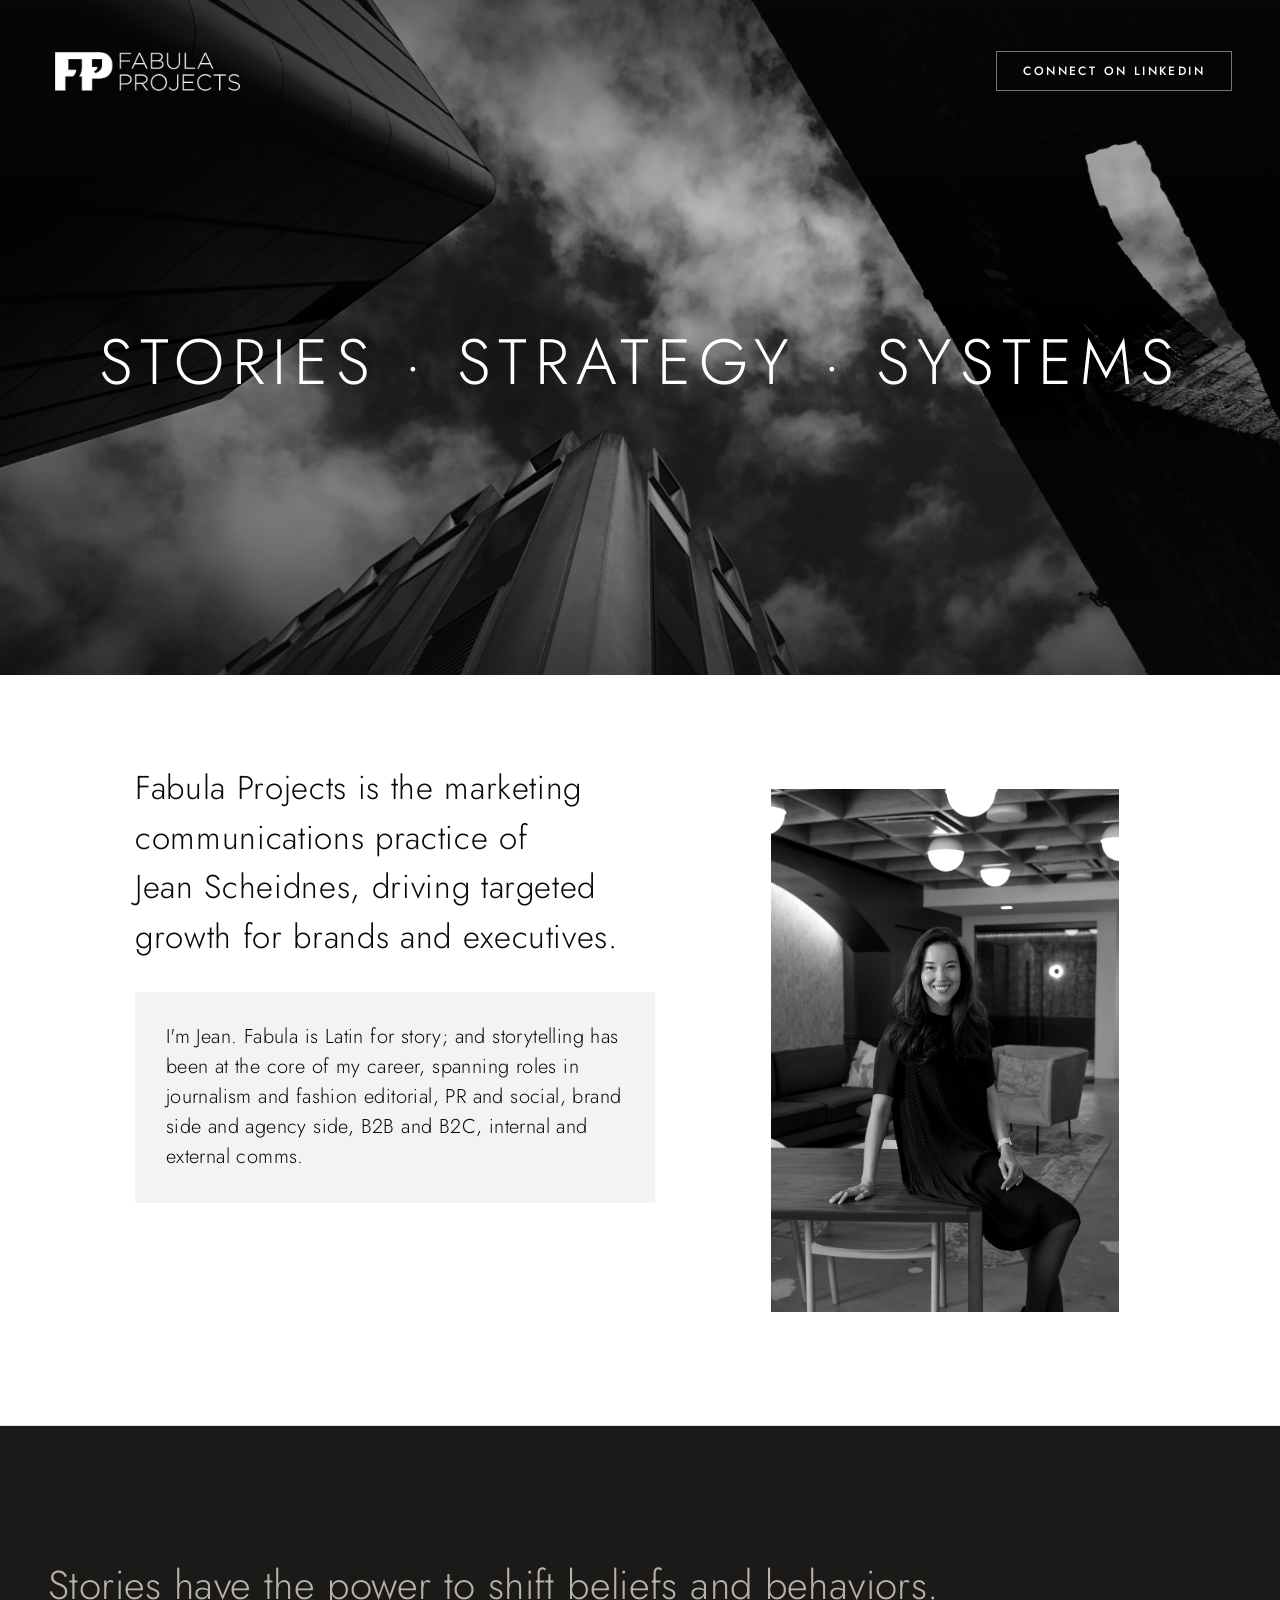
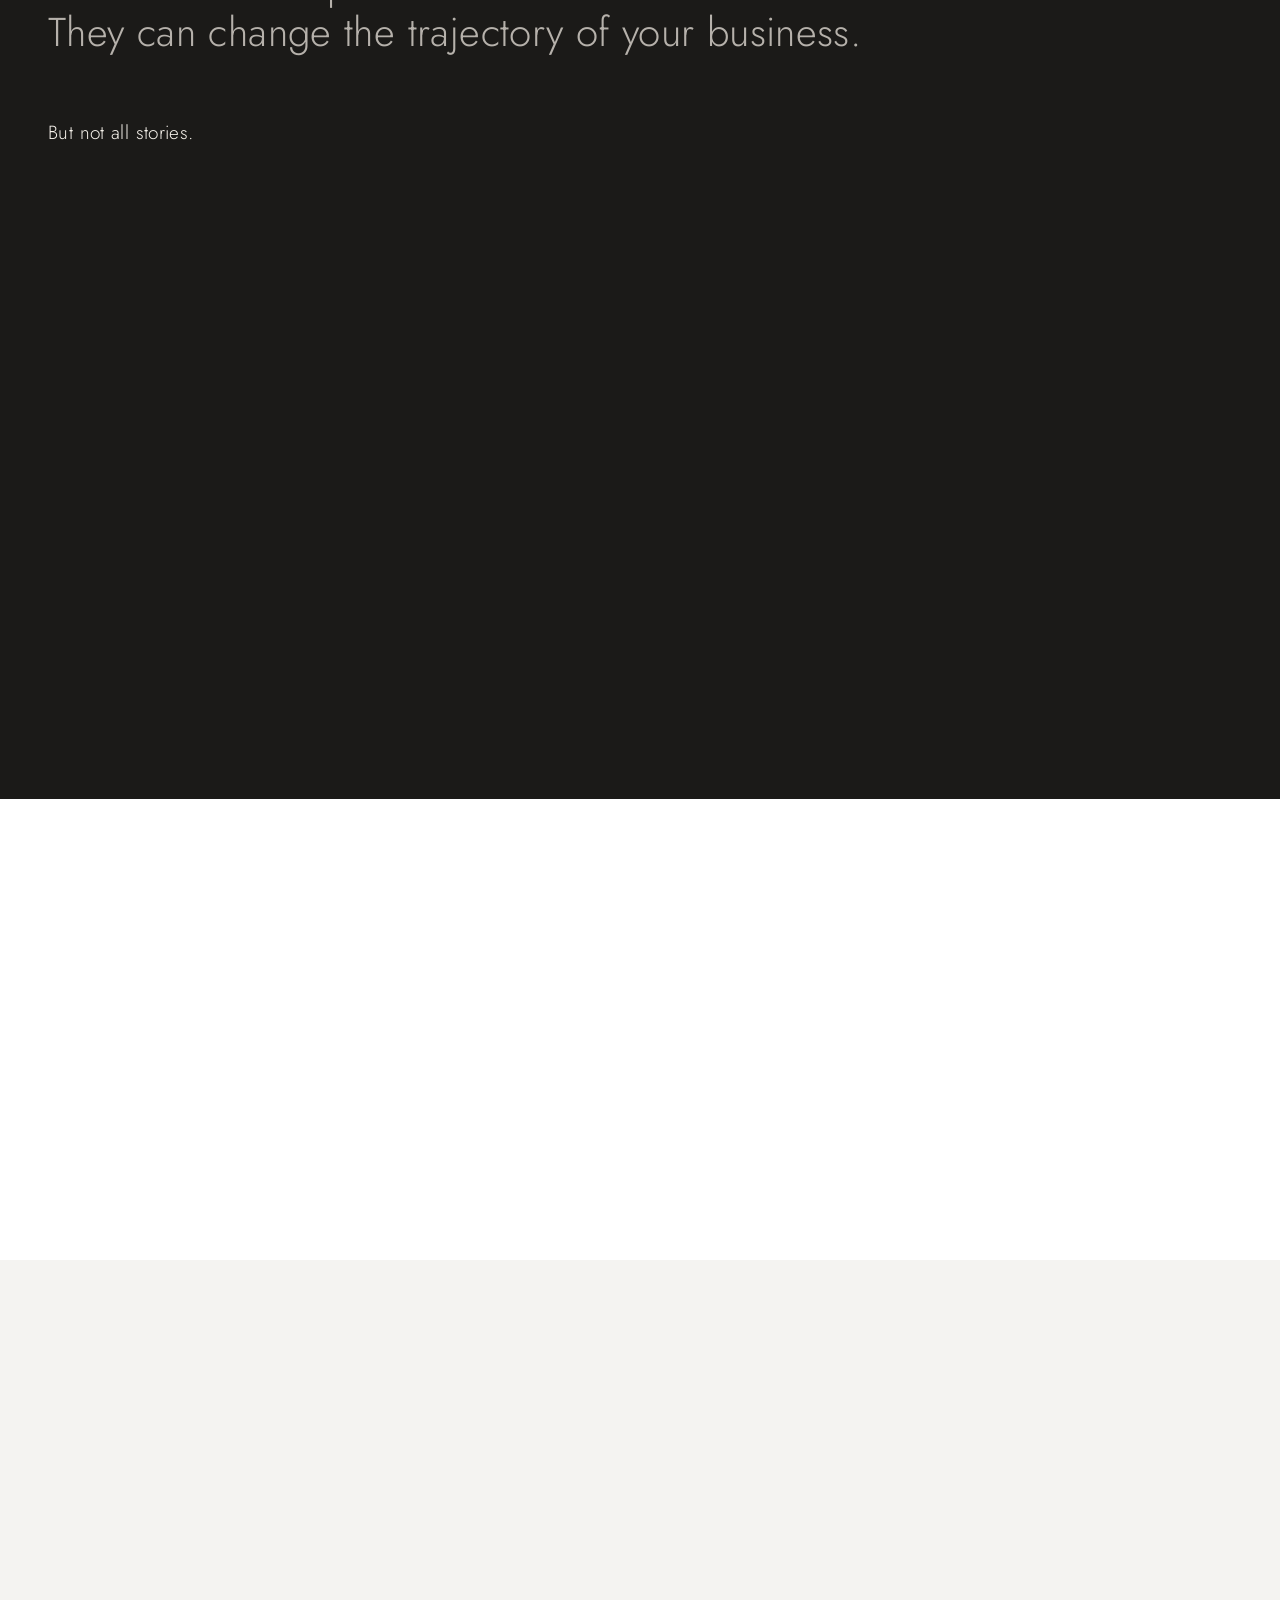
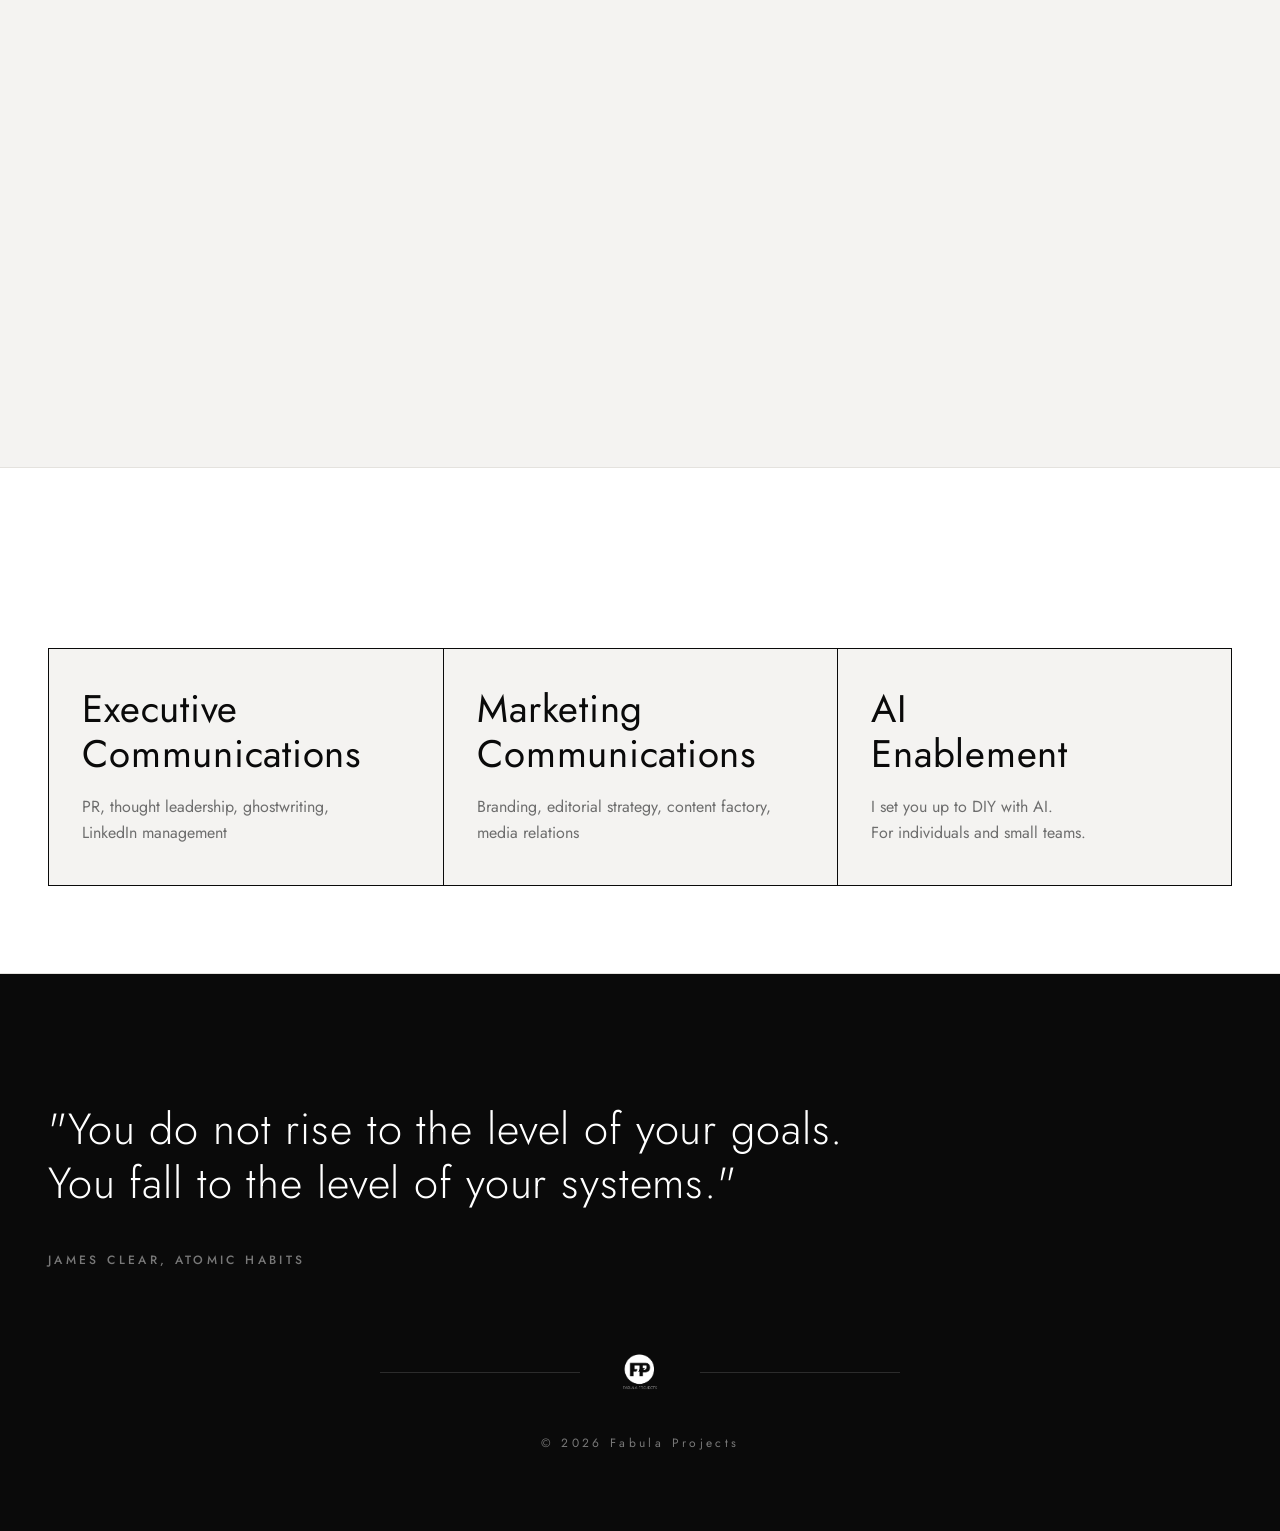
<file: index.html>
<!DOCTYPE html>
<html lang="en">
<head>
  <meta charset="UTF-8" />
  <meta name="viewport" content="width=device-width, initial-scale=1.0" />
  <title>Fabula Projects — Stories · Strategy · Systems</title>
  <meta name="description" content="Fabula Projects is the marketing communications practice of Jean Scheidnes, driving targeted growth for brands and executives." />
  <meta property="og:title" content="Fabula Projects — Stories · Strategy · Systems" />
  <meta property="og:description" content="Fabula Projects is the marketing communications practice of Jean Scheidnes, driving targeted growth for brands and executives." />
  <meta property="og:type" content="website" />
  <meta property="og:url" content="https://fabulaprojects.com/" />
  <meta property="og:image" content="https://fabulaprojects.com/assets/photos/arch-2.png" />
  <meta name="twitter:card" content="summary" />
  <meta name="twitter:title" content="Fabula Projects — Stories · Strategy · Systems" />
  <meta name="twitter:description" content="Fabula Projects is the marketing communications practice of Jean Scheidnes, driving targeted growth for brands and executives." />
  <link rel="icon" href="assets/fp-badge.png" />
  <link rel="stylesheet" href="styles.css" />
  <link rel="stylesheet" href="fabula.css" />
</head>
<body>
  <main class="site">

    <!-- ============ HERO ============ -->
    <section class="hero" data-screen-label="Hero">
      <img class="hero__img" src="assets/photos/arch-2.png" alt="Architecture rising into a clouded sky, black and white" />
      <div class="hero__scrim"></div>

      <div class="hero__top">
        <div class="hero__logo">
          <img src="assets/fp-horizontal.png" alt="Fabula Projects" />
        </div>
        <a class="cta-pill" href="https://www.linkedin.com/in/jeanscheidnes/" target="_blank" rel="noopener">Connect on LinkedIn</a>
      </div>

      <div class="hero__mid">
        <h1 class="tagline">
          <span>Stories</span>
          <span class="plus" style="color:#fff;">·</span>
          <span>Strategy</span>
          <span class="plus" style="color:#fff;">·</span>
          <span>Systems</span>
        </h1>
      </div>
    </section>

    <!-- ============ INTRO ============ -->
    <section class="section intro" data-screen-label="Intro">
      <div class="wrap intro__grid">
        <div class="copy reveal">
          <p style="font-size: 33px">Fabula Projects is the marketing communications practice of<br>Jean Scheidnes, driving targeted growth for brands and executives.</p>
          <p style="font-size: 20px; background: var(--fp-surface); padding: clamp(20px, 2.4vw, 32px)">I'm Jean. Fabula is Latin for story; and storytelling has been at the core of my career, spanning roles in journalism and fashion editorial, PR and social, brand side and agency side, B2B and B2C, internal and external comms.</p>
        </div>
        <figure class="intro__portrait reveal">
          <img src="assets/photos/jean-headshot.jpg" alt="Jean Scheidnes" />
        </figure>
      </div>
    </section>

    <!-- ============ NOT ALL STORIES ============ -->
    <section class="section section--ink nas" data-screen-label="Not all stories">
      <div class="wrap">
        <div class="reveal">
          <p class="open">
            <span class="muted">Stories have the power to shift beliefs and behaviors.<br>They can change the trajectory of your business.</span>
            <span class="turn">But not all stories.</span>
          </p>
        </div>

        <div class="beliefs reveal">
          <p class="beliefs__lead">Your storytelling is only effective if it's:</p>
          <ul class="beliefs__list">
            <li>Truthful.</li>
            <li>Aligned with opportunities.</li>
            <li>Differentiating.</li>
          </ul>
          <p class="beliefs__lead">That's <em>strategy</em>. You also need stories to be:</p>
          <ul class="beliefs__list">
            <li>Extracted and crafted with ease, so you stay focused on your clients.</li>
            <li>Delivered to the right audience at the right time. Consistently.</li>
          </ul>
          <p class="beliefs__lead beliefs__close">These take <em>systems</em>.</p>
        </div>
      </div>
    </section>

    <!-- ============ PHOTO BAND ============ -->
    <div class="band band--single reveal" aria-hidden="true">
      <figure><img src="assets/photos/arch-1.png" alt="" /></figure>
    </div>

    <!-- ============ POV ON AI ============ -->
    <section class="section section--surface pov" data-screen-label="POV on AI">
      <div class="wrap">
        <div class="layout">
          <div class="reveal">
            <div class="eyebrow">POV on Artificial Intelligence</div>
            <p class="big">AI is my team.</p>
            <p class="copy">I'm a solo operator delivering the value of a small agency: senior-level judgment on strategy, with AI doing what used to require a team of specialists. This model — <em>the high-experience, AI-multiplied individual contributor</em> — is the most impactful worker today.</p>
          </div>
          <div class="figure reveal">
            <img src="assets/photos/arch-5.png" alt="Architecture against an open sky, black and white" />
          </div>
        </div>
      </div>
    </section>

    <!-- ============ SERVICES ============ -->
    <section class="section services" data-screen-label="Services">
      <div class="wrap">
        <div class="head reveal">
          <div class="eyebrow">Services</div>
        </div>

        <div class="grid reveal">
          <div class="service">
            <h3>Executive Communications</h3>
            <p class="desc">PR, thought leadership, ghostwriting, LinkedIn management</p>
          </div>
          <div class="service">
            <h3>Marketing Communications</h3>
            <p class="desc">Branding, editorial strategy, content factory, media relations</p>
          </div>
          <div class="service">
            <h3>AI<br>Enablement</h3>
            <p class="desc">I set you up to DIY with AI.<br>For individuals and small teams.</p>
          </div>
        </div>
      </div>
    </section>

    <!-- ============ QUOTE ============ -->
    <section class="section section--ink quote" data-screen-label="Quote">
      <div class="wrap reveal">
        <div class="quote__text">
          <blockquote>"You do not rise to the level of your goals. You fall to the level of your systems."</blockquote>
          <cite>JAMES CLEAR, ATOMIC HABITS</cite>
        </div>
        <figure class="quote__figure"></figure>
      </div>
    </section>

    <!-- ============ FOOTER ============ -->
    <footer class="footer" data-screen-label="Footer">
      <div class="stamp reveal">
        <span class="line"></span>
        <img src="assets/fp-badge.png" alt="Fabula Projects" />
        <span class="line"></span>
      </div>
      <p class="footer__copy">© 2026 Fabula Projects</p>
    </footer>

  </main>

  <script>
    (function () {
      var els = document.querySelectorAll('.reveal');
      var reduce = window.matchMedia('(prefers-reduced-motion: reduce)').matches;
      if (reduce || !('IntersectionObserver' in window)) {
        els.forEach(function (el) { el.classList.add('in'); });
        return;
      }
      var io = new IntersectionObserver(function (entries) {
        entries.forEach(function (e) {
          if (e.isIntersecting) {
            e.target.classList.add('in');
            io.unobserve(e.target);
          }
        });
      }, { threshold: 0.14, rootMargin: '0px 0px -8% 0px' });
      els.forEach(function (el) { io.observe(el); });
    })();
  </script>
</body>
</html>
</file>
<file: styles.css>
/* ============================================================
   FABULA PROJECTS — DESIGN TOKENS
   Global entry point. Keep this file as a list of @import
   lines only.
   ============================================================ */

@import url('tokens/fonts.css');
@import url('tokens/colors.css');
@import url('tokens/typography.css');
@import url('tokens/spacing.css');
@import url('tokens/base.css');
</file>
<file: fabula.css>
/* ============================================================
   Fabula Projects — Website
   Composes the design tokens (styles.css).
   Monochrome, geometric, typographic-first. No accent colour.
   ============================================================ */

.site {
  background: var(--fp-paper);
  color: var(--fp-ink);
  overflow-x: hidden;
}

.wrap {
  max-width: var(--fp-maxw-wide);
  margin: 0 auto;
  padding: 0 var(--fp-gutter);
}

/* shared eyebrow */
.eyebrow {
  font-size: var(--fp-text-xs);
  font-weight: var(--fp-w-medium);
  letter-spacing: var(--fp-track-eyebrow);
  text-transform: uppercase;
  color: var(--fp-graphite);
}

/* shared CTA pill */
.cta-pill {
  display: inline-flex;
  align-items: center;
  gap: 0.7em;
  font-family: var(--fp-font-sans);
  font-weight: var(--fp-w-medium);
  text-transform: uppercase;
  font-size: 12px;
  letter-spacing: var(--fp-track-wider);
  line-height: 1;
  white-space: nowrap;
  padding: 13px 26px;
  color: var(--fp-paper);
  border: 1px solid var(--fp-on-ink-soft);
  border-radius: var(--fp-radius-0);
  transition: background var(--fp-dur-fast) var(--fp-ease), color var(--fp-dur-fast) var(--fp-ease), border-color var(--fp-dur-fast) var(--fp-ease);
}
.cta-pill:hover {
  background: var(--fp-paper);
  color: var(--fp-ink);
  border-color: var(--fp-paper);
}

/* shared stamp divider (FP badge between two hairlines) */
.stamp {
  display: flex;
  align-items: center;
  gap: clamp(20px, 3vw, 36px);
}
.stamp .line { flex: 1; height: 1px; background: var(--fp-hairline); }
.stamp img { width: 40px; height: 40px; }

/* reveal */
.reveal {
  opacity: 0;
  transform: translateY(20px);
  transition: opacity 0.8s var(--fp-ease), transform 0.8s var(--fp-ease);
  will-change: opacity, transform;
}
.reveal.in { opacity: 1; transform: none; }
@media (prefers-reduced-motion: reduce) {
  .reveal { opacity: 1; transform: none; transition: none; }
}

/* ============================================================
   HERO — full-bleed architecture + graphic tagline
   ============================================================ */
.hero {
  position: relative;
  min-height: 75svh;
  background: var(--fp-ink);
  color: var(--fp-paper);
  display: flex;
  flex-direction: column;
  overflow: hidden;
}
.hero__img {
  position: absolute;
  inset: 0;
  width: 100%;
  height: 100%;
  object-fit: cover;
  object-position: center top;
  filter: grayscale(1) contrast(1.06);
}
.hero__scrim {
  position: absolute;
  inset: 0;
  background: linear-gradient(
    to bottom,
    rgba(10, 10, 10, 0.60) 0%,
    rgba(10, 10, 10, 0.28) 34%,
    rgba(10, 10, 10, 0.28) 58%,
    rgba(10, 10, 10, 0.70) 100%
  );
}
.hero__top,
.hero__mid { position: relative; z-index: 2; }

.hero__top {
  padding: clamp(32px, 4vw, 44px) var(--fp-gutter) 0;
  display: flex;
  align-items: center;
  justify-content: space-between;
  gap: 24px;
}
.hero__logo {
  flex-shrink: 0;
}
.hero__logo img {
  height: clamp(38px, 4.6vw, 54px);
  width: auto;
  flex-shrink: 0;
  filter: invert(1);
}

.hero__mid {
  flex: 1;
  display: flex;
  align-items: center;
  justify-content: center;
  padding: 56px var(--fp-gutter) clamp(72px, 9vw, 104px);
  text-align: center;
}
.tagline {
  display: flex;
  flex-wrap: nowrap;
  align-items: center;
  justify-content: center;
  gap: 0.18em 0.42em;
  font-weight: var(--fp-w-light);
  text-transform: uppercase;
  letter-spacing: var(--fp-track-wide);
  line-height: 1.04;
  font-size: clamp(24px, 5.4vw, 64px);
  white-space: nowrap;
  text-shadow: 0 2px 60px rgba(10, 10, 10, 0.4);
}
.tagline .plus {
  color: var(--fp-on-ink-soft);
  font-weight: var(--fp-w-light);
}

/* ============================================================
   SECTION scaffolding
   ============================================================ */
.section { padding: clamp(56px, 7vw, 88px) 0; border-bottom: var(--fp-border-hair); }
.section--surface { background: var(--fp-surface); }
.section--ink {
  background: var(--fp-ink);
  color: var(--fp-paper);
  border-bottom: none;
}
.section--ink .eyebrow { color: var(--fp-on-ink-soft); }

/* ============================================================
   INTRO
   ============================================================ */
.intro__grid {
  display: grid;
  grid-template-columns: minmax(0, 52ch) minmax(280px, 400px);
  justify-content: center;
  gap: clamp(48px, 7vw, 112px);
  align-items: stretch;
}
.intro .copy {
  max-width: 52ch;
  display: flex;
  flex-direction: column;
  gap: clamp(20px, 2.4vw, 32px);
}
.intro__portrait {
  margin: 0;
  padding: clamp(16px, 2vw, 32px);
  display: flex;
}
.intro__portrait img {
  width: 100%;
  height: 100%;
  object-fit: cover;
  object-position: center 22%;
  filter: grayscale(1) contrast(1.04);
}
.intro .copy p {
  font-weight: var(--fp-w-light);
  letter-spacing: var(--fp-track-tight);
  line-height: 1.5;
  color: var(--fp-ink);
  text-wrap: pretty;
}

/* ============================================================
   NOT ALL STORIES — the ink centrepiece
   ============================================================ */
.section--ink.nas {
  background: #1b1a18;   /* warm near-black — softer than pure ink, easier on the eyes */
  color: #ece7df;        /* warm off-white — less glare than pure white */
}
.nas .eyebrow { color: rgba(236,231,223,0.6); }
.nas .open {
  margin-top: clamp(32px, 4vw, 48px);
  font-weight: var(--fp-w-light);
  letter-spacing: var(--fp-track-tight);
  line-height: 1.5;
  font-size: var(--fp-text-md);
  max-width: 52ch;
  text-wrap: pretty;
}
.nas .open .muted {
  display: block;
  max-width: none;
  white-space: nowrap;
  color: rgba(236,231,223,0.74);
  line-height: 1.16;
  font-size: clamp(10px, 3.4cqw, 44px);
}
.nas .open .turn { display: block; margin-top: clamp(40px, 5vw, 64px); color: #f5f1ea; }

.nas .wrap { container-type: inline-size; }
.nas .beliefs {
  margin: clamp(56px, 7vw, 96px) auto 0;
  max-width: 52ch;
  font-weight: var(--fp-w-light);
  letter-spacing: var(--fp-track-tight);
  font-size: var(--fp-text-md);
  line-height: 1.5;
  text-wrap: pretty;
}
.beliefs__lead {
  color: #f5f1ea;
  margin-top: clamp(28px, 3.2vw, 40px);
  white-space: nowrap;
  margin-left: calc(-0.5 * (100cqw - min(52ch, 100cqw)));
}
.beliefs__lead:first-child {
  margin-top: 0;
}
.beliefs__lead em { font-style: italic; }
.beliefs__list {
  list-style: none;
  margin: clamp(20px, 2.4vw, 30px) 0 0;
  padding-left: clamp(28px, 3.2vw, 64px);
  display: flex;
  flex-direction: column;
  gap: clamp(16px, 2vw, 28px);
}
.beliefs__list li { color: rgba(236,231,223,0.88); }
.beliefs__close { margin-top: clamp(28px, 3.2vw, 40px); }

/* ============================================================
   FULL-BLEED PHOTO BAND
   ============================================================ */
.band {
  display: grid;
  grid-template-columns: repeat(3, 1fr);
  gap: 1px;
  background: var(--fp-hairline);
}
.band figure {
  margin: 0;
  height: clamp(300px, 36vw, 500px);
  overflow: hidden;
  background: var(--fp-ink);
}
.band img {
  width: 100%;
  height: 100%;
  object-fit: cover;
  filter: grayscale(1) contrast(1.05);
  transition: transform var(--fp-dur-slow) var(--fp-ease);
}
.band figure:hover img { transform: scale(1.04); }
.band--single { grid-template-columns: 1fr; }

/* ============================================================
   POV ON AI
   ============================================================ */
.pov .layout {
  display: grid;
  grid-template-columns: minmax(0, 1fr) minmax(0, 0.82fr);
  gap: clamp(40px, 5vw, 80px);
  align-items: center;
}
.pov .big {
  font-weight: var(--fp-w-light);
  letter-spacing: var(--fp-track-tight);
  line-height: 1.16;
  font-size: clamp(30px, 4vw, 52px);
  margin: 24px 0 28px;
}
.pov p.copy {
  font-size: var(--fp-text-md);
  line-height: 1.72;
  color: var(--fp-graphite);
  max-width: 56ch;
}
.pov p.copy em { font-style: italic; color: var(--fp-ink); }
.pov .figure {
  aspect-ratio: 4 / 5;
  background: var(--fp-ink);
  border: var(--fp-border-hair);
  overflow: hidden;
}
.pov .figure img {
  width: 100%;
  height: 100%;
  object-fit: cover;
  filter: grayscale(1) contrast(1.05);
}

/* ============================================================
   SERVICES
   ============================================================ */
.services .head { margin-bottom: clamp(48px, 6vw, 72px); }
.services .grid {
  display: grid;
  grid-template-columns: repeat(3, minmax(0, 1fr));
  border: var(--fp-border-ink);
}
.service {
  padding: clamp(32px, 3vw, 44px) clamp(28px, 2.6vw, 40px) clamp(32px, 3vw, 40px);
  border-left: var(--fp-border-ink);
  background: var(--fp-surface);
  display: flex;
  flex-direction: column;
}
.service:first-child { border-left: none; }
.service h3 {
  font-weight: var(--fp-w-regular);
  font-size: clamp(24px, 3vw, 40px);
  letter-spacing: var(--fp-track-tight);
  line-height: 1.15;
  text-wrap: balance;
  overflow-wrap: break-word;
}
.service .desc {
  margin-top: 18px;
  font-size: var(--fp-text-base);
  line-height: 1.65;
  color: var(--fp-graphite);
  max-width: 30ch;
}

/* ============================================================
   QUOTE
   ============================================================ */
.quote .wrap {
  display: grid;
  grid-template-columns: 1.55fr 0.45fr;
  align-items: center;
  gap: clamp(40px, 6vw, 96px);
}
.quote { padding-bottom: clamp(44px, 5vw, 72px); }
.quote__text { min-width: 0; }
.quote blockquote {
  font-weight: var(--fp-w-light);
  letter-spacing: var(--fp-track-tight);
  line-height: 1.25;
  font-size: clamp(26px, 3.4vw, 44px);
  max-width: 42ch;
  text-wrap: balance;
  margin: 40px 0 0;
}
.quote cite {
  display: block;
  margin-top: 40px;
  font-style: normal;
  font-size: var(--fp-text-xs);
  font-weight: var(--fp-w-medium);
  letter-spacing: var(--fp-track-label);
  text-transform: uppercase;
  color: var(--fp-on-ink-soft);
}
.quote__figure {
  margin: 0;
  aspect-ratio: 3 / 2;
  height: auto;
  overflow: hidden;
  background: var(--fp-ink);
}

/* ============================================================
   FOOTER — closing brand lockup only
   ============================================================ */
.footer {
  background: var(--fp-ink);
  padding: clamp(8px, 1vw, 16px) 0 clamp(52px, 6vw, 80px);
  display: flex;
  flex-direction: column;
  align-items: center;
  gap: clamp(28px, 3vw, 40px);
}
.footer .stamp {
  margin-top: 0;
  width: min(520px, 80%);
}
.footer .stamp .line { background: var(--fp-on-ink-hair); }
.footer .stamp img {
  width: 48px;
  height: 48px;
  filter: invert(1);
}
.footer__copy {
  font-size: var(--fp-text-xs);
  color: var(--fp-on-ink-soft);
  letter-spacing: var(--fp-track-label);
}

/* ============================================================
   RESPONSIVE
   ============================================================ */
@media (max-width: 860px) {
  .intro .copy { max-width: 100%; }
  .intro__grid { grid-template-columns: 1fr; }
  .intro__portrait { padding: 0; max-width: 360px; }
  .pov .layout { grid-template-columns: 1fr; }
  .pov .figure { max-width: 420px; }
  .services .grid { grid-template-columns: 1fr; }
  .service { border-left: none; border-top: var(--fp-border-ink); min-height: 0; }
  .service:first-child { border-top: none; }
}
@media (max-width: 680px) {
  .nas .open .muted {
    white-space: normal;
    max-width: 100%;
    font-size: clamp(22px, 6.4vw, 32px);
  }
  .beliefs__lead { white-space: normal; margin-left: 0; }
  .band { grid-template-columns: 1fr; }
  .band figure { height: 280px; }
  .quote .wrap { grid-template-columns: 1fr; }
  .quote__figure { height: 300px; }
}
@media (max-width: 480px) {
  .hero__mid { padding-bottom: clamp(230px, 36vw, 300px); }
  .hero__top { gap: 12px; }
  .cta-pill {
    font-size: 10px;
    letter-spacing: var(--fp-track-normal);
    padding: 10px 14px;
    white-space: normal;
    text-align: center;
  }
}
</file>
